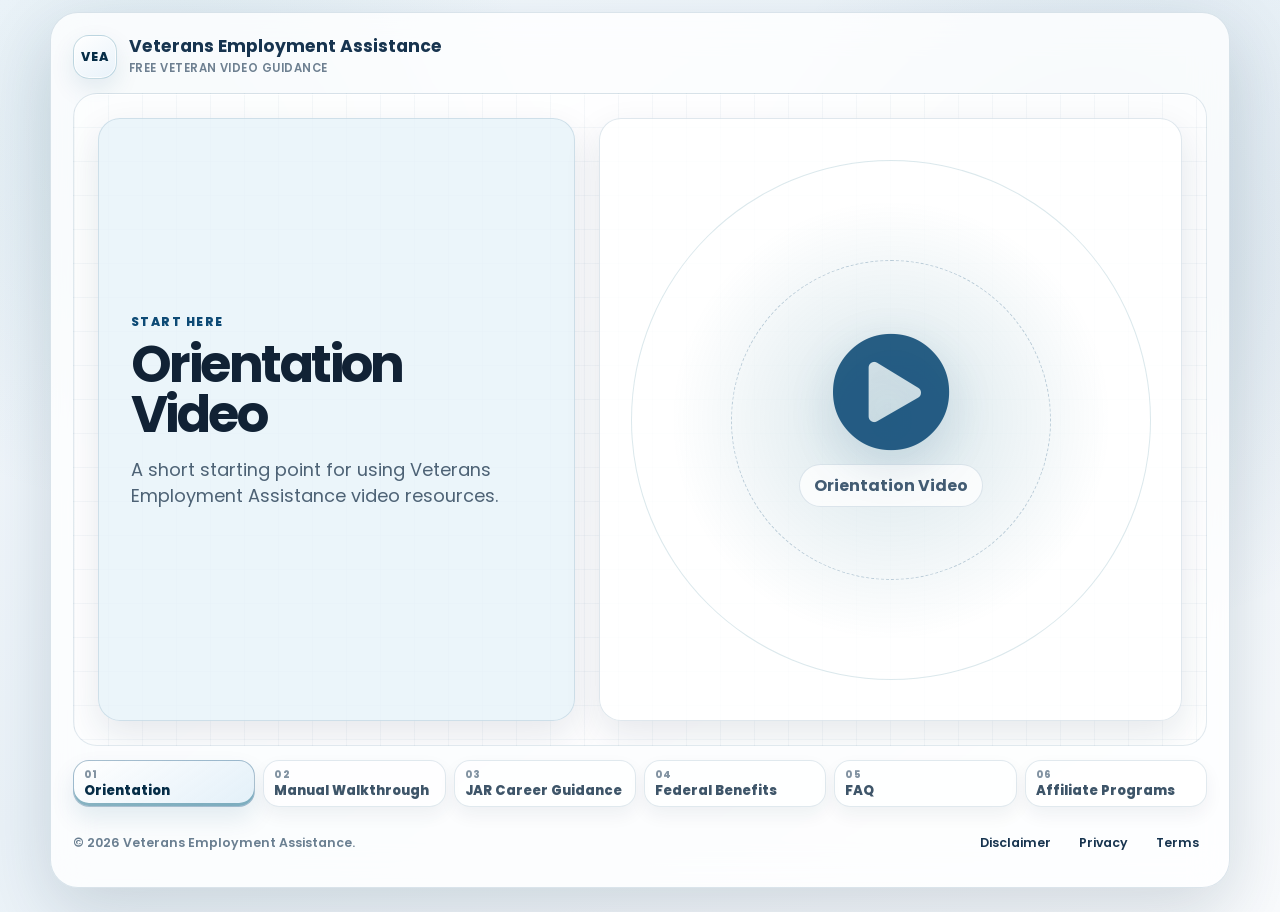
<file: index.html>
<!DOCTYPE html>
<html lang="en">

<head>
    <meta charset="UTF-8">
    <meta name="viewport" content="width=device-width, initial-scale=1.0">
    <meta name="description" content="Free Veterans Employment Assistance video resources in a one-screen career transition command center.">
    <title>Veterans Employment Assistance</title>
    <link href="https://fonts.googleapis.com/css2?family=Poppins:wght@400;500;600;700;800&display=swap" rel="stylesheet">
    <link href="https://cdnjs.cloudflare.com/ajax/libs/font-awesome/5.15.4/css/all.min.css" rel="stylesheet">
    <link href="style.css" rel="stylesheet">
    <link rel="icon" href="favicon.ico">
</head>

<body class="veterans-console-page">
    <main class="veterans-console" aria-labelledby="console-title">
        <header class="console-header">
            <a class="console-brand" href="index.html" aria-label="Veterans Employment Assistance home">
                <span class="console-brand-mark" aria-hidden="true">VEA</span>
                <span>
                    <strong>Veterans Employment Assistance</strong>
                    <small>Free veteran video guidance</small>
                </span>
            </a>
        </header>

        <section class="console-stage" aria-live="polite">
            <div class="console-display">
                <div class="console-video-plane" id="consoleVisual">
                    <i class="fas fa-play-circle" aria-hidden="true"></i>
                    <span>Orientation Video</span>
                </div>

                <article class="console-copy" id="consolePanel" tabindex="-1">
                    <p class="console-kicker" id="consoleKicker">Start here</p>
                    <h1 id="console-title">Orientation Video</h1>
                    <p id="consoleLead">A short starting point for using Veterans Employment Assistance video resources.</p>
                    <div class="console-action-row" id="consoleActions">
                    </div>
                </article>
            </div>
        </section>

        <nav class="console-mode-rail" aria-label="Veterans Employment Assistance content modes">
            <button class="console-mode is-active" type="button" data-mode="orientation" aria-pressed="true">
                <span>01</span> Orientation
            </button>
            <button class="console-mode" type="button" data-mode="manual" aria-pressed="false">
                <span>02</span> Manual Walkthrough
            </button>
            <button class="console-mode" type="button" data-mode="ai" aria-pressed="false">
                <span>03</span> JAR Career Guidance
            </button>
            <button class="console-mode" type="button" data-mode="benefits" aria-pressed="false">
                <span>04</span> Federal Benefits
            </button>
            <button class="console-mode" type="button" data-mode="faq" aria-pressed="false">
                <span>05</span> FAQ
            </button>
            <button class="console-mode" type="button" data-mode="federal" aria-pressed="false">
                <span>06</span> Affiliate Programs
            </button>
        </nav>

        <footer class="console-footer">
            <span>&copy; 2026 Veterans Employment Assistance.</span>
            <span class="console-footer-links">
                <a href="disclaimer.html">Disclaimer</a>
                <a href="privacy-policy.html">Privacy</a>
                <a href="terms-and-conditions.html">Terms</a>
            </span>
        </footer>
    </main>

    <script src="veterans-console.js"></script>
</body>

</html>
</file>
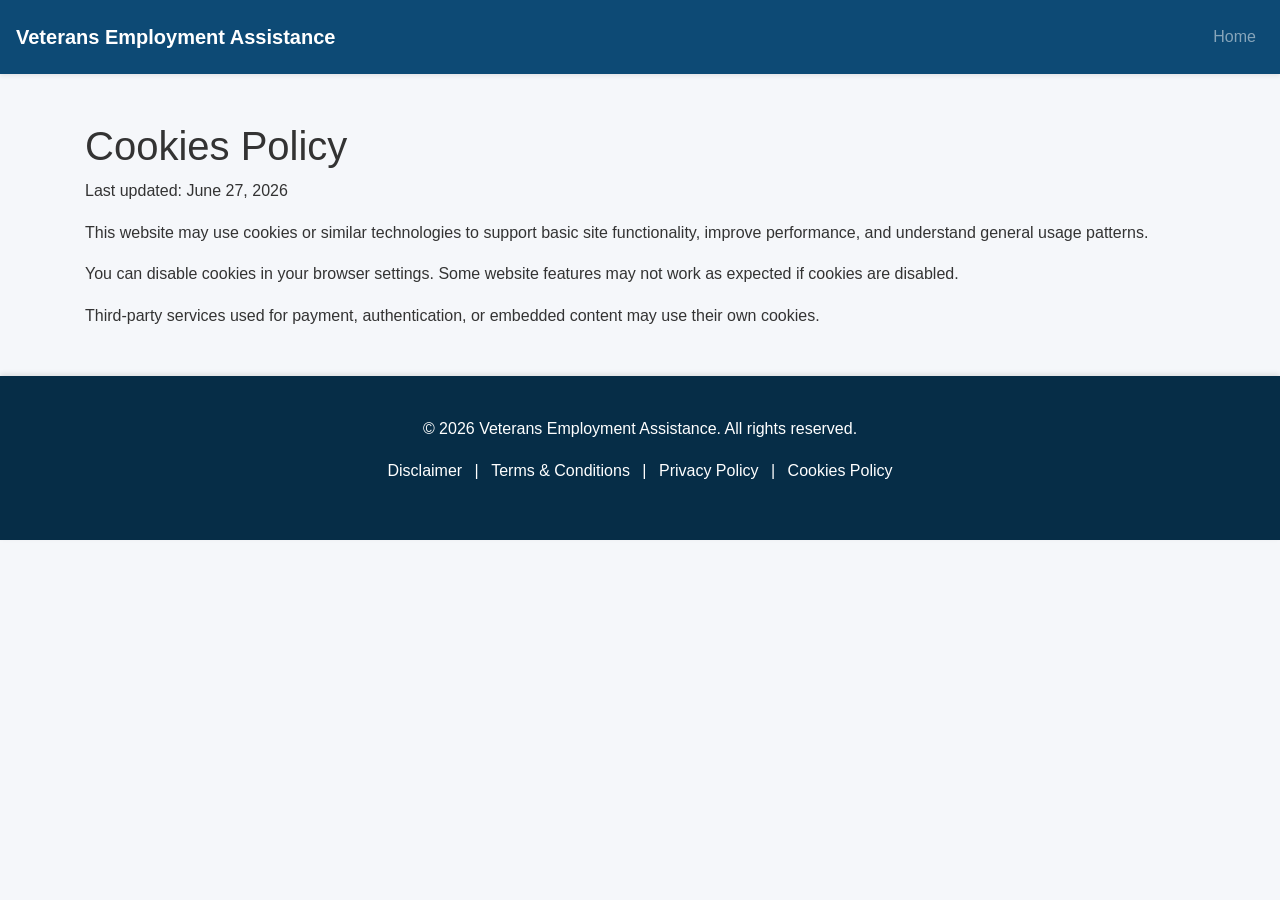
<file: cookies-policy.html>
<!DOCTYPE html>
<html lang="en">

<head>
    <meta charset="UTF-8">
    <meta name="viewport" content="width=device-width, initial-scale=1.0">
    <title>Cookies Policy - Veterans Employment Assistance</title>
    <link href="https://stackpath.bootstrapcdn.com/bootstrap/4.5.2/css/bootstrap.min.css" rel="stylesheet">
    <link href="https://cdnjs.cloudflare.com/ajax/libs/font-awesome/5.15.4/css/all.min.css" rel="stylesheet">
    <link href="style.css" rel="stylesheet">
</head>

<body>
    <nav class="navbar navbar-expand-lg navbar-dark bg-primary py-3 shadow-sm">
        <a class="navbar-brand font-weight-bold" href="index.html">Veterans Employment Assistance</a>
        <button class="navbar-toggler" type="button" data-toggle="collapse" data-target="#navbarNav"
            aria-controls="navbarNav" aria-expanded="false" aria-label="Toggle navigation">
            <span class="navbar-toggler-icon"></span>
        </button>
        <div class="collapse navbar-collapse" id="navbarNav">
            <ul class="navbar-nav ml-auto">
                <li class="nav-item"><a class="nav-link" href="index.html">Home</a></li>
            </ul>
        </div>
    </nav>

    <main class="container mt-5 mb-5">
        <h1>Cookies Policy</h1>
        <p>Last updated: June 27, 2026</p>
        <p>This website may use cookies or similar technologies to support basic site functionality, improve performance, and understand general usage patterns.</p>
        <p>You can disable cookies in your browser settings. Some website features may not work as expected if cookies are disabled.</p>
        <p>Third-party services used for payment, authentication, or embedded content may use their own cookies.</p>
    </main>

    <footer class="footer">
        <div class="container">
            <p>&copy; 2026 Veterans Employment Assistance. All rights reserved.</p>
            <p>
                <a href="disclaimer.html" class="text-white">Disclaimer</a> |
                <a href="terms-and-conditions.html" class="text-white">Terms &amp; Conditions</a> |
                <a href="privacy-policy.html" class="text-white">Privacy Policy</a> |
                <a href="cookies-policy.html" class="text-white">Cookies Policy</a>
            </p>
        </div>
    </footer>

    <script src="https://code.jquery.com/jquery-3.5.1.slim.min.js"></script>
    <script src="https://cdn.jsdelivr.net/npm/@popperjs/core@2.5.3/dist/umd/popper.min.js"></script>
    <script src="https://stackpath.bootstrapcdn.com/bootstrap/4.5.2/js/bootstrap.min.js"></script>
</body>

</html>
</file>
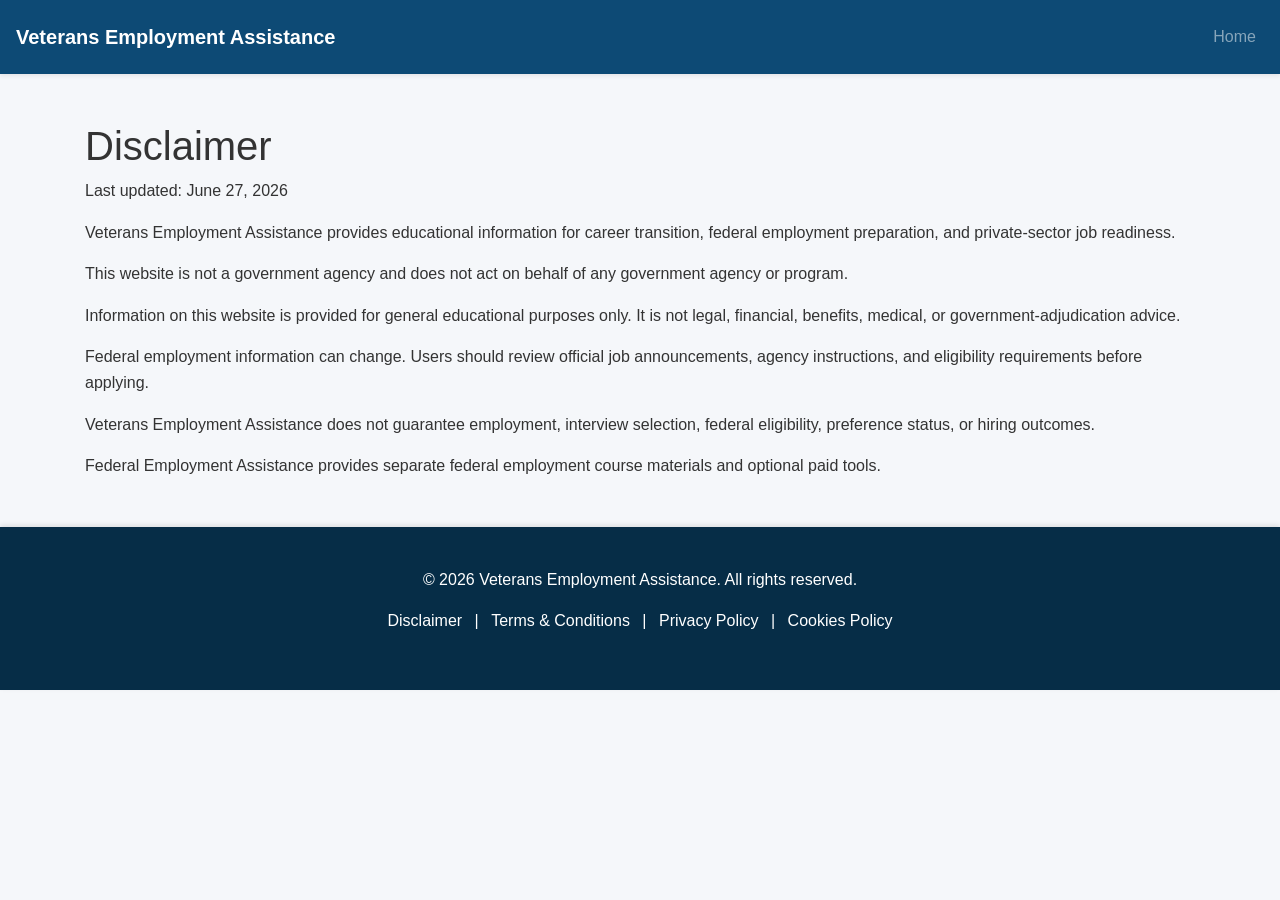
<file: disclaimer.html>
<!DOCTYPE html>
<html lang="en">

<head>
    <meta charset="UTF-8">
    <meta name="viewport" content="width=device-width, initial-scale=1.0">
    <title>Disclaimer - Veterans Employment Assistance</title>
    <link href="https://stackpath.bootstrapcdn.com/bootstrap/4.5.2/css/bootstrap.min.css" rel="stylesheet">
    <link href="https://cdnjs.cloudflare.com/ajax/libs/font-awesome/5.15.4/css/all.min.css" rel="stylesheet">
    <link href="style.css" rel="stylesheet">
</head>

<body>
    <nav class="navbar navbar-expand-lg navbar-dark bg-primary py-3 shadow-sm">
        <a class="navbar-brand font-weight-bold" href="index.html">Veterans Employment Assistance</a>
        <button class="navbar-toggler" type="button" data-toggle="collapse" data-target="#navbarNav"
            aria-controls="navbarNav" aria-expanded="false" aria-label="Toggle navigation">
            <span class="navbar-toggler-icon"></span>
        </button>
        <div class="collapse navbar-collapse" id="navbarNav">
            <ul class="navbar-nav ml-auto">
                <li class="nav-item"><a class="nav-link" href="index.html">Home</a></li>
            </ul>
        </div>
    </nav>

    <main class="container mt-5 mb-5">
        <h1>Disclaimer</h1>
        <p>Last updated: June 27, 2026</p>
        <p>Veterans Employment Assistance provides educational information for career transition, federal employment preparation, and private-sector job readiness.</p>
        <p>This website is not a government agency and does not act on behalf of any government agency or program.</p>
        <p>Information on this website is provided for general educational purposes only. It is not legal, financial, benefits, medical, or government-adjudication advice.</p>
        <p>Federal employment information can change. Users should review official job announcements, agency instructions, and eligibility requirements before applying.</p>
        <p>Veterans Employment Assistance does not guarantee employment, interview selection, federal eligibility, preference status, or hiring outcomes.</p>
        <p>Federal Employment Assistance provides separate federal employment course materials and optional paid tools.</p>
    </main>

    <footer class="footer">
        <div class="container">
            <p>&copy; 2026 Veterans Employment Assistance. All rights reserved.</p>
            <p>
                <a href="disclaimer.html" class="text-white">Disclaimer</a> |
                <a href="terms-and-conditions.html" class="text-white">Terms &amp; Conditions</a> |
                <a href="privacy-policy.html" class="text-white">Privacy Policy</a> |
                <a href="cookies-policy.html" class="text-white">Cookies Policy</a>
            </p>
        </div>
    </footer>

    <script src="https://code.jquery.com/jquery-3.5.1.slim.min.js"></script>
    <script src="https://cdn.jsdelivr.net/npm/@popperjs/core@2.5.3/dist/umd/popper.min.js"></script>
    <script src="https://stackpath.bootstrapcdn.com/bootstrap/4.5.2/js/bootstrap.min.js"></script>
</body>

</html>
</file>
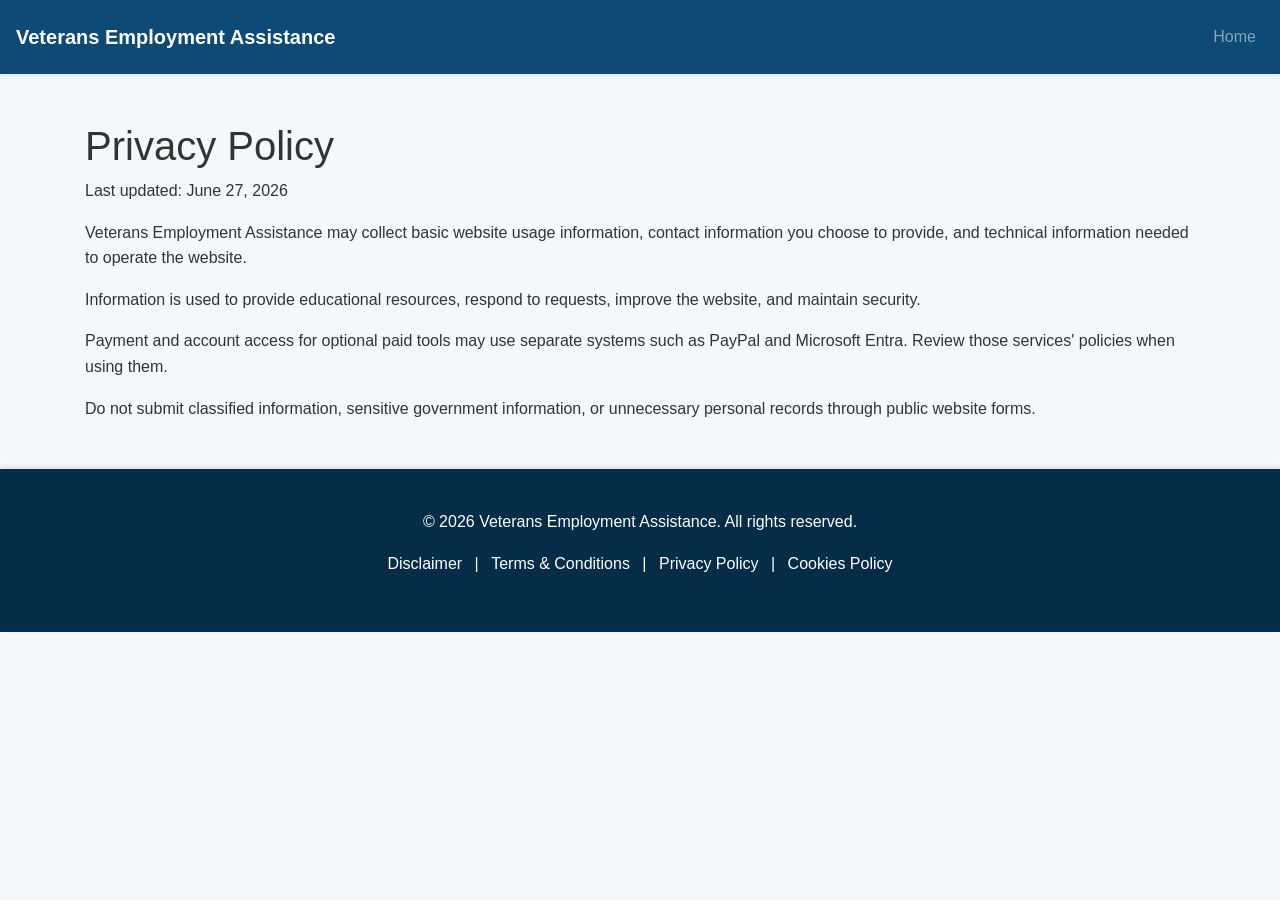
<file: privacy-policy.html>
<!DOCTYPE html>
<html lang="en">

<head>
    <meta charset="UTF-8">
    <meta name="viewport" content="width=device-width, initial-scale=1.0">
    <title>Privacy Policy - Veterans Employment Assistance</title>
    <link href="https://stackpath.bootstrapcdn.com/bootstrap/4.5.2/css/bootstrap.min.css" rel="stylesheet">
    <link href="https://cdnjs.cloudflare.com/ajax/libs/font-awesome/5.15.4/css/all.min.css" rel="stylesheet">
    <link href="style.css" rel="stylesheet">
</head>

<body>
    <nav class="navbar navbar-expand-lg navbar-dark bg-primary py-3 shadow-sm">
        <a class="navbar-brand font-weight-bold" href="index.html">Veterans Employment Assistance</a>
        <button class="navbar-toggler" type="button" data-toggle="collapse" data-target="#navbarNav"
            aria-controls="navbarNav" aria-expanded="false" aria-label="Toggle navigation">
            <span class="navbar-toggler-icon"></span>
        </button>
        <div class="collapse navbar-collapse" id="navbarNav">
            <ul class="navbar-nav ml-auto">
                <li class="nav-item"><a class="nav-link" href="index.html">Home</a></li>
            </ul>
        </div>
    </nav>

    <main class="container mt-5 mb-5">
        <h1>Privacy Policy</h1>
        <p>Last updated: June 27, 2026</p>
        <p>Veterans Employment Assistance may collect basic website usage information, contact information you choose to provide, and technical information needed to operate the website.</p>
        <p>Information is used to provide educational resources, respond to requests, improve the website, and maintain security.</p>
        <p>Payment and account access for optional paid tools may use separate systems such as PayPal and Microsoft Entra. Review those services' policies when using them.</p>
        <p>Do not submit classified information, sensitive government information, or unnecessary personal records through public website forms.</p>
    </main>

    <footer class="footer">
        <div class="container">
            <p>&copy; 2026 Veterans Employment Assistance. All rights reserved.</p>
            <p>
                <a href="disclaimer.html" class="text-white">Disclaimer</a> |
                <a href="terms-and-conditions.html" class="text-white">Terms &amp; Conditions</a> |
                <a href="privacy-policy.html" class="text-white">Privacy Policy</a> |
                <a href="cookies-policy.html" class="text-white">Cookies Policy</a>
            </p>
        </div>
    </footer>

    <script src="https://code.jquery.com/jquery-3.5.1.slim.min.js"></script>
    <script src="https://cdn.jsdelivr.net/npm/@popperjs/core@2.5.3/dist/umd/popper.min.js"></script>
    <script src="https://stackpath.bootstrapcdn.com/bootstrap/4.5.2/js/bootstrap.min.js"></script>
</body>

</html>
</file>
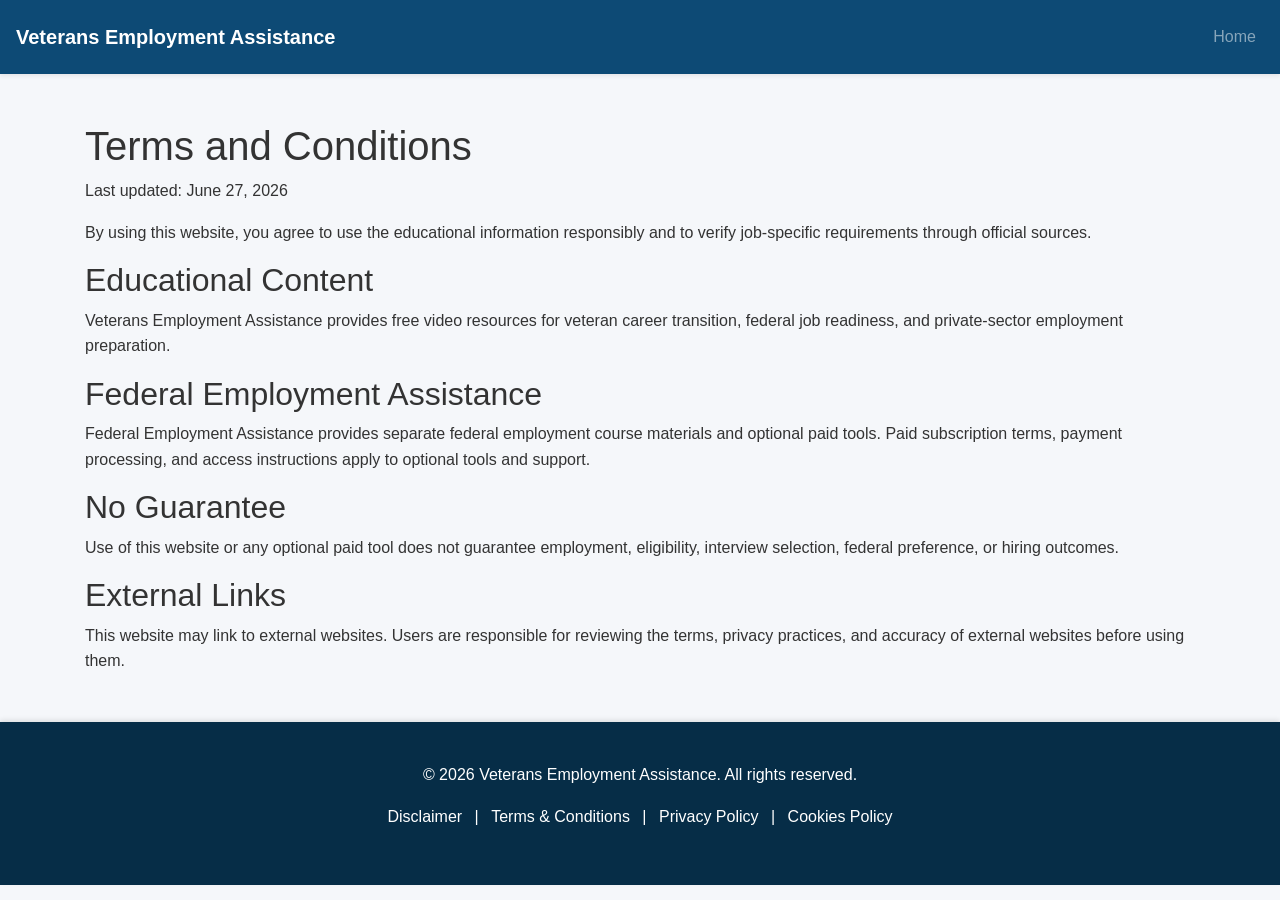
<file: terms-and-conditions.html>
<!DOCTYPE html>
<html lang="en">

<head>
    <meta charset="UTF-8">
    <meta name="viewport" content="width=device-width, initial-scale=1.0">
    <title>Terms and Conditions - Veterans Employment Assistance</title>
    <link href="https://stackpath.bootstrapcdn.com/bootstrap/4.5.2/css/bootstrap.min.css" rel="stylesheet">
    <link href="https://cdnjs.cloudflare.com/ajax/libs/font-awesome/5.15.4/css/all.min.css" rel="stylesheet">
    <link href="style.css" rel="stylesheet">
</head>

<body>
    <nav class="navbar navbar-expand-lg navbar-dark bg-primary py-3 shadow-sm">
        <a class="navbar-brand font-weight-bold" href="index.html">Veterans Employment Assistance</a>
        <button class="navbar-toggler" type="button" data-toggle="collapse" data-target="#navbarNav"
            aria-controls="navbarNav" aria-expanded="false" aria-label="Toggle navigation">
            <span class="navbar-toggler-icon"></span>
        </button>
        <div class="collapse navbar-collapse" id="navbarNav">
            <ul class="navbar-nav ml-auto">
                <li class="nav-item"><a class="nav-link" href="index.html">Home</a></li>
            </ul>
        </div>
    </nav>

    <main class="container mt-5 mb-5">
        <h1>Terms and Conditions</h1>
        <p>Last updated: June 27, 2026</p>
        <p>By using this website, you agree to use the educational information responsibly and to verify job-specific requirements through official sources.</p>
        <h2>Educational Content</h2>
        <p>Veterans Employment Assistance provides free video resources for veteran career transition, federal job readiness, and private-sector employment preparation.</p>
        <h2>Federal Employment Assistance</h2>
        <p>Federal Employment Assistance provides separate federal employment course materials and optional paid tools. Paid subscription terms, payment processing, and access instructions apply to optional tools and support.</p>
        <h2>No Guarantee</h2>
        <p>Use of this website or any optional paid tool does not guarantee employment, eligibility, interview selection, federal preference, or hiring outcomes.</p>
        <h2>External Links</h2>
        <p>This website may link to external websites. Users are responsible for reviewing the terms, privacy practices, and accuracy of external websites before using them.</p>
    </main>

    <footer class="footer">
        <div class="container">
            <p>&copy; 2026 Veterans Employment Assistance. All rights reserved.</p>
            <p>
                <a href="disclaimer.html" class="text-white">Disclaimer</a> |
                <a href="terms-and-conditions.html" class="text-white">Terms &amp; Conditions</a> |
                <a href="privacy-policy.html" class="text-white">Privacy Policy</a> |
                <a href="cookies-policy.html" class="text-white">Cookies Policy</a>
            </p>
        </div>
    </footer>

    <script src="https://code.jquery.com/jquery-3.5.1.slim.min.js"></script>
    <script src="https://cdn.jsdelivr.net/npm/@popperjs/core@2.5.3/dist/umd/popper.min.js"></script>
    <script src="https://stackpath.bootstrapcdn.com/bootstrap/4.5.2/js/bootstrap.min.js"></script>
</body>

</html>
</file>
<file: style.css>
/*
 * Global styles and variables
 *
 * This stylesheet defines the shared look and feel for the entire site.
 * A modern sans‑serif font, soft color palette and generous spacing
 * create a clean, professional appearance across pages. Variables defined
 * at the root level make it easy to tune the design later.
 */

html {
    box-sizing: border-box;
}

*, *::before, *::after {
    box-sizing: inherit;
}

:root {
    --font-family-base: 'Poppins', Arial, sans-serif;
    --color-primary: #0d4a75; /* deep blue for nav and accents */
    --color-primary-dark: #062d47;
    --color-secondary: #1f6f8b;
    --color-light: #f5f7fa;
    --color-dark: #1e2a38;
    --color-text: #333;
    --color-muted: #6c757d;
    --border-radius: 8px;
}

body {
    font-family: var(--font-family-base);
    background-color: var(--color-light);
    color: var(--color-text);
    margin: 0;
    padding: 0;
    line-height: 1.6;
}

.header-section {
    padding: 20px 0;
}

.hero-section {
    /* Create a striking hero area using a smooth gradient */
    background: linear-gradient(135deg, var(--color-primary) 0%, var(--color-primary-dark) 100%);
    color: #fff;
    min-height: 70vh;
    padding: 80px 0;
    position: relative;
    overflow: hidden;
}

/* Add a subtle decorative overlay to the hero section */
.hero-section::before {
    content: "";
    position: absolute;
    top: -50px;
    left: -50px;
    width: 200%;
    height: 200%;
    background: radial-gradient(circle at 50% 50%, rgba(255, 255, 255, 0.05), transparent 70%);
    z-index: 0;
}

.hero-section .container {
    position: relative;
    z-index: 1;
}

/* Icon circles for feature cards */
.icon-circle {
    width: 64px;
    height: 64px;
    border-radius: 50%;
    display: flex;
    align-items: center;
    justify-content: center;
}

/* Override Bootstrap primary colours with custom palette */
.bg-primary {
    background-color: var(--color-primary) !important;
}
.btn-light {
    background-color: #fff;
    border: none;
}
.btn-light:hover {
    background-color: var(--color-secondary);
    color: #fff;
}

.footer {
    background-color: var(--color-primary-dark);
    color: #fff;
    text-align: center;
    padding: 40px 20px;
    margin-top: auto;
}

footer a {
    color: #fff;
    margin: 0 8px;
    text-decoration: underline;
}

footer a:hover {
    color: #d1e9ff;
}

/* Footer styles */
.footer {
    background-color: #2b2e33;
    color: #fff;
    text-align: center;
    padding: 20px;
    position: relative; /* Default position */
    width: 100%; /* Full width */
    box-shadow: 0 -2px 5px rgba(0, 0, 0, 0.1); /* Subtle shadow for separation */
}

.footer a:hover {
    color: #fff;
}

.carousel {
    margin-top: 20px; /* Adds spacing above the carousel */
    max-width: 800px; /* Set a fixed maximum width */
    margin-left: auto; /* Center the carousel */
    margin-right: auto; /* Center the carousel */
    height: 350px; /* Fixed height for the entire carousel */
}

.carousel-inner {
    background-color: #fff; /* Background color for carousel slides */
    border-radius: 10px; /* Rounded corners for carousel */
    box-shadow: 0 4px 8px rgba(0, 0, 0, 0.1); /* Subtle shadow for depth */
    height: 100%; /* Occupy the full height of the carousel */
}

.carousel-item {
    display: none; /* Hide all carousel items initially */
    position: relative; /* Position relative for slide animations */
    transition: transform 0.6s ease; /* Slide transition */
    justify-content: center; /* Center content */
    align-items: center; /* Center content */
    height: 100%; /* Fixed height to match the carousel height */
    text-align: center; /* Center text */
    padding: 20px; /* Padding inside each carousel item */
}

.carousel-item.active {
    display: flex; /* Show only active carousel item */
}

.benefits-list {
    padding: 20px; /* Additional padding for content spacing */
}

.benefits-list h2 {
    color: #333;
    margin: 15px 0; /* Spacing around salary text */
}

.benefits-list p {
    color: #666;
    margin: 5px 0; /* Spacing for benefits text */
}

.carousel-control-prev-icon,
.carousel-control-next-icon {
    background-color: #333; /* Dark background for controls */
    border-radius: 50%; /* Circular controls */
    padding: 10px; /* Adds padding to controls */
}

.carousel-control-prev-icon:hover,
.carousel-control-next-icon:hover {
    background-color: #555; /* Darker background on hover */
}

.carousel-control-prev,
.carousel-control-next {
    width: 5%; /* Smaller width for controls */
}

.carousel-indicators li {
    background-color: #333; /* Color for carousel indicators */
}

.carousel-indicators .active {
    background-color: #555; /* Active indicator color */
}

@media (max-width: 768px) {
    .hero-section {
        text-align: center;
    }
    .carousel {
        height: 300px; /* Adjusted height for smaller screens */
    }
    .carousel-inner,
    .carousel-item {
        height: 100%; /* Maintain fixed height on smaller screens */
    }
    .carousel-item {
        padding: 15px; /* Reduced padding on smaller screens */
    }
}

/*
 * Modern components introduced during the major site overhaul.
 * These rules define reusable sections and cards used on the new
 * homepage (features section), as well as the information page.  They rely
 * on the existing CSS variables for colours defined at the top of this file.
 */

/* Features section: used on the landing page to showcase what the program offers. */
.features-section {
    padding: 60px 20px;
    background-color: var(--color-light);
}
.features-section .feature-card {
    background-color: #fff;
    border-radius: var(--border-radius);
    box-shadow: 0 4px 12px rgba(0, 0, 0, 0.08);
    padding: 30px;
    text-align: center;
    transition: transform 0.2s ease;
    height: 100%;
}
.features-section .feature-card:hover {
    transform: translateY(-5px);
}
.features-section .feature-card i {
    font-size: 2.5rem;
    color: var(--color-primary);
    margin-bottom: 15px;
}
.features-section .feature-card h3 {
    font-size: 1.5rem;
    margin-bottom: 10px;
    color: var(--color-primary-dark);
}
.features-section .feature-card p {
    font-size: 1rem;
    color: var(--color-muted);
}

/* Info page section: groups together information cards about private sector
   hiring, law enforcement roles, and preparation requirements. */
.info-section {
    padding: 60px 20px;
    background-color: var(--color-light);
}
.info-section h2 {
    color: var(--color-primary);
    margin-bottom: 20px;
    font-size: 2rem;
    text-align: center;
}
.info-section .info-card {
    background-color: #fff;
    border-radius: var(--border-radius);
    box-shadow: 0 4px 12px rgba(0, 0, 0, 0.05);
    padding: 25px;
    margin-bottom: 30px;
}
.info-section .info-card h3 {
    margin-top: 0;
    color: var(--color-primary-dark);
    font-size: 1.4rem;
}
.info-section .info-card ul {
    list-style-type: disc;
    margin-left: 20px;
    padding-left: 0;
}
.info-section .info-card li {
    margin-bottom: 8px;
    color: var(--color-text);
}

/* Buttons within hero sections or call‑to‑action areas.  Use this class on
   anchor tags or button elements to create pill‑shaped primary buttons. */
.cta-btn {
    padding: 12px 30px;
    font-size: 1.1rem;
    border: none;
    border-radius: 50px;
    color: #fff;
    background-color: var(--color-secondary);
    transition: background-color 0.3s;
    display: inline-block;
}
.cta-btn:hover {
    background-color: var(--color-primary-dark);
    color: #fff;
    text-decoration: none;
}

.cta-btn-light {
    background-color: #fff;
    color: var(--color-primary);
}

.cta-btn-light:hover {
    background-color: #d1e9ff;
    color: var(--color-primary-dark);
}

.info-card {
    background-color: #fff;
    border-radius: var(--border-radius);
    box-shadow: 0 4px 12px rgba(0, 0, 0, 0.05);
    padding: 25px;
    margin-bottom: 30px;
}

.info-card h2 {
    color: var(--color-primary);
    margin-bottom: 15px;
    font-size: 1.6rem;
}

.course-grid {
    display: grid;
    grid-template-columns: repeat(auto-fit, minmax(190px, 1fr));
    gap: 14px;
    margin-top: 18px;
}

.course-card {
    display: flex;
    align-items: center;
    justify-content: center;
    gap: 10px;
    min-height: 72px;
    padding: 16px;
    background: #fff;
    border: 1px solid #d9e3ef;
    border-bottom: 4px solid #1f6f8b;
    border-radius: 8px;
    color: var(--color-primary-dark);
    font-weight: 600;
    text-align: center;
    box-shadow: 0 8px 18px rgba(15, 23, 42, 0.08);
    transition: transform 0.2s ease, box-shadow 0.2s ease;
}

.course-card:hover {
    color: var(--color-primary);
    text-decoration: none;
    transform: translateY(-2px);
    box-shadow: 0 12px 24px rgba(15, 23, 42, 0.12);
}

.course-card i {
    color: var(--color-primary);
    font-size: 1.2rem;
}

.book-shelf {
    display: grid;
    grid-template-columns: repeat(auto-fit, minmax(210px, 1fr));
    gap: 20px;
    margin-top: 22px;
}

.book-thumb {
    position: relative;
    display: flex;
    min-height: 250px;
    flex-direction: column;
    justify-content: flex-end;
    padding: 22px 20px;
    overflow: hidden;
    border-radius: 10px 16px 16px 10px;
    color: #fff;
    text-decoration: none;
    background: linear-gradient(145deg, #0d4a75, #062d47);
    box-shadow:
        inset 12px 0 0 rgba(255, 255, 255, 0.12),
        inset 16px 0 0 rgba(0, 0, 0, 0.16),
        0 16px 28px rgba(15, 23, 42, 0.18);
    transition: transform 0.2s ease, box-shadow 0.2s ease;
}

.book-thumb::after {
    content: "";
    position: absolute;
    inset: 0;
    background: linear-gradient(90deg, rgba(255,255,255,0.12), transparent 18%, rgba(255,255,255,0.06) 54%, transparent);
    pointer-events: none;
}

.book-thumb:hover {
    color: #fff;
    text-decoration: none;
    transform: translateY(-4px);
    box-shadow:
        inset 12px 0 0 rgba(255, 255, 255, 0.14),
        inset 16px 0 0 rgba(0, 0, 0, 0.18),
        0 22px 40px rgba(15, 23, 42, 0.24);
}

.book-thumb strong {
    position: relative;
    z-index: 1;
    font-size: 1.35rem;
    line-height: 1.15;
}

.book-thumb small,
.book-label {
    position: relative;
    z-index: 1;
    color: rgba(255, 255, 255, 0.82);
}

.book-thumb small {
    margin-top: 12px;
}

.book-label {
    margin-bottom: auto;
    font-size: 0.76rem;
    font-weight: 800;
    letter-spacing: 0.12em;
    text-transform: uppercase;
}

.book-mark {
    position: absolute;
    top: 0;
    right: 24px;
    width: 22px;
    height: 74px;
    background: rgba(255, 255, 255, 0.84);
    clip-path: polygon(0 0, 100% 0, 100% 100%, 50% 76%, 0 100%);
}

.federal-book {
    background: linear-gradient(145deg, #16324f, #0d4a75);
}

.law-book {
    background: linear-gradient(145deg, #123c45, #1f6f8b);
}

.language-book {
    background: linear-gradient(145deg, #49326b, #7251a3);
}

.math-book {
    background: linear-gradient(145deg, #5b3b16, #a3631f);
}

.resource-card-grid {
    grid-template-columns: repeat(auto-fit, minmax(220px, 1fr));
}

.video-resource-card {
    flex-direction: column;
    min-height: 132px;
    padding: 22px;
    text-align: center;
}

.video-resource-card span {
    font-weight: 700;
}

.video-resource-card small {
    color: var(--color-text-light);
    font-weight: 600;
    text-transform: uppercase;
    letter-spacing: 0.06em;
}

.video-feature-card h2 {
    margin-top: 10px;
}

.video-pill {
    display: inline-block;
    padding: 6px 12px;
    border-radius: 999px;
    background: rgba(0, 120, 212, 0.12);
    color: var(--color-primary-dark);
    font-size: 0.78rem;
    font-weight: 800;
    letter-spacing: 0.08em;
    text-transform: uppercase;
}

.embed-placeholder {
    display: flex;
    min-height: 220px;
    align-items: center;
    justify-content: center;
    flex-direction: column;
    gap: 12px;
    border: 1px solid #d7e3ef;
    border-radius: var(--border-radius);
    background: linear-gradient(145deg, #eef5fb, #fff);
    color: var(--color-primary-dark);
    font-weight: 700;
}

.embed-placeholder i {
    font-size: 3rem;
    color: var(--color-primary);
}

.video-note {
    border-left: 4px solid var(--color-secondary);
    padding: 22px;
    background: #f8fbff;
    border-radius: var(--border-radius);
}

.video-note h3 {
    color: var(--color-primary-dark);
    font-size: 1.25rem;
}

/* Override the footer once more to ensure consistency with our palette. */
footer.footer {
    background-color: var(--color-primary-dark);
    color: #fff;
    text-align: center;
    padding: 40px 20px;
}
footer.footer a {
    color: #cbd9e8;
    margin: 0 8px;
    text-decoration: none;
    transition: color 0.3s;
}
footer.footer a:hover {
    color: #fff;
}

/* Federal Employment Assistance course styling base. */
body.federal-course-page {
    background:
        radial-gradient(circle at 12% 8%, rgba(31, 111, 139, 0.13), transparent 28%),
        radial-gradient(circle at 88% 18%, rgba(13, 74, 117, 0.10), transparent 32%),
        linear-gradient(145deg, #f7fbff 0%, #eaf2f8 48%, #f9fbfd 100%);
}

.federal-course-nav {
    background: rgba(13, 74, 117, 0.92) !important;
    backdrop-filter: blur(14px);
    box-shadow: 0 16px 36px rgba(15, 42, 68, 0.14) !important;
}

.federal-course-hero {
    position: relative;
    max-width: min(1180px, calc(100vw - 32px));
    margin: 24px auto 0;
    overflow: hidden;
    border: 1px solid rgba(13, 74, 117, 0.14);
    border-radius: 28px;
    background:
        linear-gradient(90deg, rgba(13, 74, 117, 0.04) 1px, transparent 1px),
        linear-gradient(0deg, rgba(13, 74, 117, 0.04) 1px, transparent 1px),
        rgba(255, 255, 255, 0.76);
    background-size: 34px 34px;
    color: #112235;
    box-shadow: 0 24px 70px rgba(15, 42, 68, 0.13);
}

.federal-course-hero::before {
    content: "";
    position: absolute;
    inset: auto -8% -58% auto;
    width: min(54vw, 560px);
    aspect-ratio: 1;
    border: 1px solid rgba(31, 111, 139, 0.13);
    border-radius: 999px;
    background: radial-gradient(circle, rgba(31, 111, 139, 0.12), transparent 62%);
    pointer-events: none;
}

.federal-course-hero h1,
.federal-course-hero p,
.federal-course-hero a {
    position: relative;
    z-index: 1;
}

.federal-course-hero h1 {
    color: #112235;
    letter-spacing: -0.055em;
}

.federal-course-hero p {
    color: #4d6275;
}

.federal-course-main {
    max-width: 1180px;
}

.federal-course-panel {
    border: 1px solid rgba(13, 74, 117, 0.13);
    border-radius: 24px;
    background: rgba(255, 255, 255, 0.78);
    box-shadow: 0 14px 36px rgba(15, 42, 68, 0.10);
}

.federal-course-panel h2 {
    color: #112235;
    letter-spacing: -0.035em;
}

.federal-course-panel p {
    color: #4d6275;
}

.federal-course-page .course-card {
    border-color: rgba(13, 74, 117, 0.13);
    border-bottom-color: rgba(31, 111, 139, 0.52);
    border-radius: 18px;
    background: rgba(255, 255, 255, 0.74);
    box-shadow: 0 10px 24px rgba(15, 42, 68, 0.08);
}

.federal-course-page .video-resource-card {
    min-height: 146px;
}

.federal-course-page .book-thumb {
    border-radius: 16px 24px 24px 16px;
    box-shadow:
        inset 12px 0 0 rgba(255, 255, 255, 0.12),
        inset 16px 0 0 rgba(0, 0, 0, 0.16),
        0 18px 34px rgba(15, 42, 68, 0.18);
}

/* Veterans one-screen command center styling base. */
body.veterans-console-page {
    height: 100vh;
    height: 100dvh;
    overflow: hidden;
    background:
        radial-gradient(circle at 12% 14%, rgba(31, 111, 139, 0.12), transparent 28%),
        radial-gradient(circle at 86% 28%, rgba(13, 74, 117, 0.10), transparent 30%),
        linear-gradient(145deg, #f7fbff 0%, #eaf2f8 46%, #f9fbfd 100%);
    color: #112235;
}

.veterans-console-page a,
.veterans-console-page button {
    font-family: inherit;
}

.veterans-console {
    display: grid;
    grid-template-rows: auto minmax(0, 1fr) auto auto;
    gap: clamp(8px, 1.6vh, 16px);
    width: min(1180px, calc(100vw - 24px));
    height: calc(100vh - 24px);
    height: calc(100dvh - 24px);
    margin: 12px auto;
    padding: clamp(12px, 2vw, 22px);
    overflow: hidden;
    border: 1px solid rgba(13, 74, 117, 0.14);
    border-radius: 28px;
    background: rgba(255, 255, 255, 0.78);
    box-shadow: 0 24px 70px rgba(15, 42, 68, 0.16);
    backdrop-filter: blur(18px);
}

.console-header,
.console-footer {
    display: flex;
    align-items: center;
    justify-content: space-between;
    gap: 14px;
    min-height: 44px;
}

.console-brand,
.console-footer-links a {
    color: #17344f;
    text-decoration: none;
}

.console-brand {
    display: inline-flex;
    align-items: center;
    gap: 12px;
    min-width: 0;
}

.console-brand:hover,
.console-footer-links a:hover {
    color: var(--color-primary);
    text-decoration: none;
}

.console-brand-mark {
    display: inline-grid;
    width: 44px;
    height: 44px;
    flex: 0 0 auto;
    place-items: center;
    border: 1px solid rgba(31, 111, 139, 0.24);
    border-radius: 16px;
    background: linear-gradient(145deg, #fff, #e8f2fa);
    color: var(--color-primary-dark);
    font-size: 0.78rem;
    font-weight: 800;
    letter-spacing: 0.08em;
    box-shadow: inset 0 0 0 1px rgba(255, 255, 255, 0.8), 0 10px 24px rgba(13, 74, 117, 0.10);
}

.console-brand strong,
.console-brand small {
    display: block;
    white-space: nowrap;
}

.console-brand strong {
    font-size: clamp(0.92rem, 1.7vw, 1.08rem);
    line-height: 1.1;
}

.console-brand small {
    margin-top: 3px;
    color: #6e8091;
    font-size: 0.72rem;
    font-weight: 600;
    letter-spacing: 0.04em;
    text-transform: uppercase;
}

.console-stage {
    display: grid;
    min-height: 0;
    padding: clamp(12px, 2.4vw, 24px);
    overflow: hidden;
    border: 1px solid rgba(13, 74, 117, 0.12);
    border-radius: 24px;
    background:
        linear-gradient(90deg, rgba(13, 74, 117, 0.04) 1px, transparent 1px),
        linear-gradient(0deg, rgba(13, 74, 117, 0.04) 1px, transparent 1px),
        rgba(255, 255, 255, 0.58);
    background-size: 34px 34px;
    box-shadow: inset 0 1px 0 rgba(255, 255, 255, 0.85);
}

.console-display {
    display: grid;
    grid-template-columns: minmax(280px, 0.9fr) minmax(0, 1.1fr);
    gap: clamp(12px, 2.4vw, 24px);
    min-height: 0;
}

.console-video-plane,
.console-copy {
    min-height: 0;
    border: 1px solid rgba(13, 74, 117, 0.13);
    border-radius: 22px;
    background: rgba(255, 255, 255, 0.78);
    box-shadow: 0 14px 36px rgba(15, 42, 68, 0.10);
}

.console-video-plane {
    position: relative;
    display: grid;
    place-items: center;
    align-content: center;
    gap: 12px;
    overflow: hidden;
    color: #173a55;
    isolation: isolate;
    order: 2;
}

.console-copy {
    order: 1;
    background: rgba(232, 243, 250, 0.84);
}

.console-video-plane::before,
.console-video-plane::after {
    content: "";
    position: absolute;
    border-radius: 999px;
    z-index: -1;
}

.console-video-plane::before {
    width: min(54vw, 520px);
    aspect-ratio: 1;
    border: 1px solid rgba(31, 111, 139, 0.16);
    background: radial-gradient(circle, rgba(31, 111, 139, 0.18), transparent 60%);
}

.console-video-plane::after {
    width: min(34vw, 320px);
    aspect-ratio: 1;
    border: 1px dashed rgba(13, 74, 117, 0.25);
}

.console-video-plane i {
    font-size: clamp(3.8rem, 10vw, 7.5rem);
    color: rgba(13, 74, 117, 0.88);
    filter: drop-shadow(0 14px 22px rgba(13, 74, 117, 0.16));
}

.console-video-plane span {
    padding: 8px 14px;
    border: 1px solid rgba(13, 74, 117, 0.13);
    border-radius: 999px;
    background: rgba(255, 255, 255, 0.76);
    color: #435c73;
    font-weight: 700;
    text-align: center;
}

.console-video-plane.is-detail-view {
    display: grid;
    place-items: center;
    padding: clamp(22px, 4vw, 46px);
}

.console-video-plane.is-detail-view::before {
    width: min(50vw, 480px);
    opacity: 0.58;
}

.console-video-plane.is-detail-view::after {
    display: none;
}

.console-detail-pane {
    position: relative;
    z-index: 1;
    display: grid;
    grid-template-rows: 24px minmax(144px, auto) minmax(136px, auto);
    align-content: center;
    max-width: 680px;
    min-height: 360px;
    text-align: left;
}

.console-detail-pane h2 {
    margin: 0;
    color: #112235;
    font-size: clamp(2.45rem, 3.35vw, 4.25rem);
    line-height: 0.98;
    letter-spacing: -0.045em;
    text-wrap: balance;
}

.console-detail-pane p:not(.console-kicker) {
    margin: 0;
    color: #42576a;
    font-size: clamp(1.25rem, 1.55vw, 1.8rem);
    line-height: 1.38;
    text-wrap: pretty;
}

.console-copy {
    display: flex;
    flex-direction: column;
    justify-content: center;
    padding: clamp(16px, 3vw, 32px);
    outline: none;
}

.console-copy.is-selector-only {
    justify-content: flex-start;
    padding: clamp(16px, 2.2vw, 26px);
}

.console-copy.is-selector-only .console-kicker {
    margin-bottom: 14px;
    color: #667c8e;
    font-size: 0.72rem;
}

.console-copy.is-selector-only h1,
.console-copy.is-selector-only > p:not(.console-kicker) {
    display: none;
}

.console-kicker {
    margin: 0 0 8px;
    color: var(--color-primary);
    font-size: 0.76rem;
    font-weight: 800;
    letter-spacing: 0.12em;
    text-transform: uppercase;
}

.console-copy h1 {
    margin: 0;
    color: #112235;
    font-size: clamp(1.72rem, 4vw, 3.35rem);
    line-height: 0.98;
    letter-spacing: -0.05em;
}

.console-copy > p:not(.console-kicker) {
    margin: clamp(10px, 2vh, 18px) 0;
    color: #4d6275;
    font-size: clamp(0.92rem, 1.8vw, 1.12rem);
    line-height: 1.45;
}

.console-action-row {
    display: flex;
    flex-wrap: wrap;
    gap: 10px;
    align-items: center;
}

.console-copy.is-selector-only .console-action-row {
    display: block;
}

.console-selector-summary {
    margin-bottom: 18px;
    padding: 14px 16px;
    border: 1px solid rgba(13, 74, 117, 0.12);
    border-left: 4px solid rgba(31, 111, 139, 0.42);
    border-radius: 16px;
    background: rgba(247, 251, 255, 0.72);
    min-height: 122px;
}

.console-selector-summary span,
.console-selector-summary small,
.console-selector-summary strong {
    display: block;
}

.console-selector-summary span {
    color: #8193a3;
    font-size: 0.62rem;
    font-weight: 800;
    letter-spacing: 0.12em;
    text-transform: uppercase;
}

.console-selector-summary strong {
    margin-top: 5px;
    color: #17344f;
    font-size: clamp(0.9rem, 1.08vw, 1.02rem);
    line-height: 1.18;
    display: -webkit-box;
    min-height: 2.36em;
    overflow: hidden;
    -webkit-box-orient: vertical;
    -webkit-line-clamp: 2;
}

.console-selector-summary small {
    margin-top: 7px;
    color: #6d8091;
    font-size: 0.72rem;
    font-weight: 700;
    line-height: 1.35;
    min-height: 2.7em;
}

.console-selector-label {
    margin: 0 0 7px;
    color: #8193a3;
    font-size: 0.64rem;
    font-weight: 800;
    letter-spacing: 0.12em;
    text-transform: uppercase;
}

.console-selector-label-secondary {
    margin-top: 14px;
}

.console-primary-action,
.console-secondary-action {
    display: inline-flex;
    min-height: 44px;
    align-items: center;
    justify-content: center;
    padding: 10px 16px;
    border-radius: 14px;
    font-weight: 800;
    text-decoration: none;
}

.console-primary-action {
    border: 1px solid rgba(13, 74, 117, 0.18);
    background: linear-gradient(145deg, #174d74, #0d4a75);
    color: #fff;
    box-shadow: 0 12px 24px rgba(13, 74, 117, 0.22);
}

.console-primary-action:hover {
    color: #fff;
    text-decoration: none;
}

.console-secondary-action {
    border: 1px solid rgba(13, 74, 117, 0.16);
    background: rgba(255, 255, 255, 0.74);
    color: #17344f;
}

.console-secondary-action:hover {
    color: var(--color-primary);
    text-decoration: none;
}

.console-muted-action {
    color: #64788a;
    font-weight: 700;
}

.console-chip-row {
    display: flex;
    flex-wrap: wrap;
    gap: 8px;
    align-content: flex-start;
    min-height: 46px;
}

.console-chip-row-secondary {
    gap: 6px;
    min-height: 118px;
}

.console-chip {
    min-height: 38px;
    padding: 8px 11px;
    border: 1px solid rgba(13, 74, 117, 0.15);
    border-radius: 999px;
    background: rgba(255, 255, 255, 0.72);
    color: #2d4b64;
    font-size: 0.82rem;
    font-weight: 800;
    cursor: pointer;
}

.console-chip-soft {
    min-height: 30px;
    padding: 5px 8px;
    border-color: rgba(13, 74, 117, 0.10);
    background: transparent;
    color: #617485;
    font-size: 0.68rem;
    font-weight: 700;
    box-shadow: none;
}

.console-chip,
.console-chip-soft {
    transition: background-color 0.12s ease, border-color 0.12s ease, color 0.12s ease;
}

.console-chip.is-active {
    background: #dcecf7;
    border-color: rgba(13, 74, 117, 0.35);
    color: var(--color-primary-dark);
}

.console-detail-text {
    width: 100%;
    margin: 4px 0 0;
    padding: 12px 14px;
    border-left: 3px solid var(--color-secondary);
    border-radius: 12px;
    background: rgba(247, 251, 255, 0.84);
    color: #3f5568;
    font-size: 0.92rem;
    line-height: 1.4;
}

.console-mode-rail {
    display: grid;
    grid-template-columns: repeat(6, minmax(0, 1fr));
    gap: 8px;
}

.console-mode {
    min-height: 46px;
    padding: 8px 10px;
    border: 1px solid rgba(13, 74, 117, 0.12);
    border-radius: 16px;
    background: rgba(255, 255, 255, 0.60);
    color: #3e5569;
    font-size: clamp(0.68rem, 1.15vw, 0.82rem);
    font-weight: 800;
    line-height: 1.15;
    text-align: left;
    cursor: pointer;
    box-shadow: 0 8px 18px rgba(15, 42, 68, 0.06);
}

.console-mode span {
    display: block;
    margin-bottom: 2px;
    color: #8293a2;
    font-size: 0.62rem;
    letter-spacing: 0.12em;
}

.console-mode.is-active {
    border-color: rgba(13, 74, 117, 0.34);
    background: linear-gradient(145deg, rgba(255,255,255,0.94), rgba(223, 238, 248, 0.88));
    color: var(--color-primary-dark);
    box-shadow: inset 0 -3px 0 rgba(31, 111, 139, 0.52), 0 12px 24px rgba(13, 74, 117, 0.10);
}

.console-mode:focus-visible,
.console-chip:focus-visible,
.console-primary-action:focus-visible,
.console-secondary-action:focus-visible,
.console-brand:focus-visible {
    outline: 3px solid rgba(31, 111, 139, 0.38);
    outline-offset: 3px;
}

.console-footer {
    color: #6a7f91;
    font-size: 0.78rem;
    font-weight: 600;
}

.console-footer-links {
    display: inline-flex;
    gap: 12px;
}

@media (max-width: 820px) {
    .veterans-console {
        grid-template-rows: auto minmax(0, 1fr) auto auto;
        width: calc(100vw - 12px);
        height: calc(100vh - 12px);
        height: calc(100dvh - 12px);
        margin: 6px auto;
        padding: 10px;
        border-radius: 22px;
        gap: 8px;
    }

    .console-header {
        min-height: 38px;
    }

    .console-brand {
        gap: 8px;
    }

    .console-brand-mark {
        width: 36px;
        height: 36px;
        border-radius: 13px;
        font-size: 0.68rem;
    }

    .console-brand strong {
        max-width: 48vw;
        overflow: hidden;
        text-overflow: ellipsis;
    }

    .console-brand small {
        display: none;
    }

    .console-stage {
        padding: 9px;
        border-radius: 18px;
    }

    .console-display {
        grid-template-columns: 1fr;
        grid-template-rows: minmax(95px, 0.72fr) minmax(0, 1fr);
        gap: 8px;
    }

    .console-video-plane,
    .console-copy {
        border-radius: 16px;
    }

    .console-video-plane {
        gap: 6px;
    }

    .console-video-plane i {
        font-size: clamp(2.2rem, 13vw, 4rem);
    }

    .console-video-plane span {
        padding: 5px 10px;
        font-size: 0.72rem;
    }

    .console-video-plane.is-detail-view {
        padding: 14px;
    }

    .console-detail-pane {
        grid-template-rows: 18px minmax(56px, auto) minmax(56px, auto);
        min-height: 160px;
    }

    .console-detail-pane h2 {
        font-size: clamp(1.1rem, 5.2vw, 1.55rem);
        line-height: 1.02;
    }

    .console-detail-pane p:not(.console-kicker) {
        margin-top: 7px;
        font-size: 0.72rem;
        line-height: 1.26;
    }

    .console-copy {
        padding: 12px;
    }

    .console-copy.is-selector-only {
        padding: 11px;
    }

    .console-copy.is-selector-only .console-kicker {
        margin-bottom: 7px;
        font-size: 0.54rem;
    }

    .console-selector-summary {
        margin-bottom: 8px;
        padding: 8px 10px;
        border-radius: 12px;
        min-height: 58px;
    }

    .console-selector-summary span {
        font-size: 0.5rem;
    }

    .console-selector-summary strong {
        margin-top: 3px;
        font-size: 0.72rem;
        min-height: 1.2em;
        -webkit-line-clamp: 1;
    }

    .console-selector-summary small {
        display: none;
    }

    .console-kicker {
        margin-bottom: 5px;
        font-size: 0.62rem;
    }

    .console-copy h1 {
        font-size: clamp(1.35rem, 7vw, 2rem);
    }

    .console-copy > p:not(.console-kicker) {
        margin: 7px 0;
        font-size: 0.78rem;
        line-height: 1.32;
    }

    .console-primary-action,
    .console-secondary-action {
        min-height: 38px;
        padding: 8px 11px;
        border-radius: 12px;
        font-size: 0.78rem;
    }

    .console-chip-row {
        gap: 5px;
        min-height: 34px;
    }

    .console-chip {
        min-height: 32px;
        padding: 6px 8px;
        font-size: 0.68rem;
    }

    .console-chip-soft {
        min-height: 25px;
        padding: 4px 6px;
        font-size: 0.52rem;
    }

    .console-chip-row-secondary {
        min-height: 62px;
    }

    .console-selector-label {
        margin-bottom: 4px;
        font-size: 0.5rem;
    }

    .console-selector-label-secondary {
        margin-top: 7px;
    }

    .console-detail-text {
        margin-top: 2px;
        padding: 8px 10px;
        font-size: 0.7rem;
        line-height: 1.25;
    }

    .console-mode-rail {
        grid-template-columns: repeat(3, minmax(0, 1fr));
        gap: 6px;
    }

    .console-mode {
        min-height: 38px;
        padding: 6px 7px;
        border-radius: 12px;
        font-size: 0.62rem;
    }

    .console-mode span {
        display: none;
    }

    .console-footer {
        min-height: 24px;
        font-size: 0.62rem;
    }

    .console-footer-links {
        gap: 7px;
    }
}

@media (max-width: 420px) {
    .console-footer span:first-child {
        display: none;
    }

    .console-footer {
        justify-content: center;
    }
}
</file>
